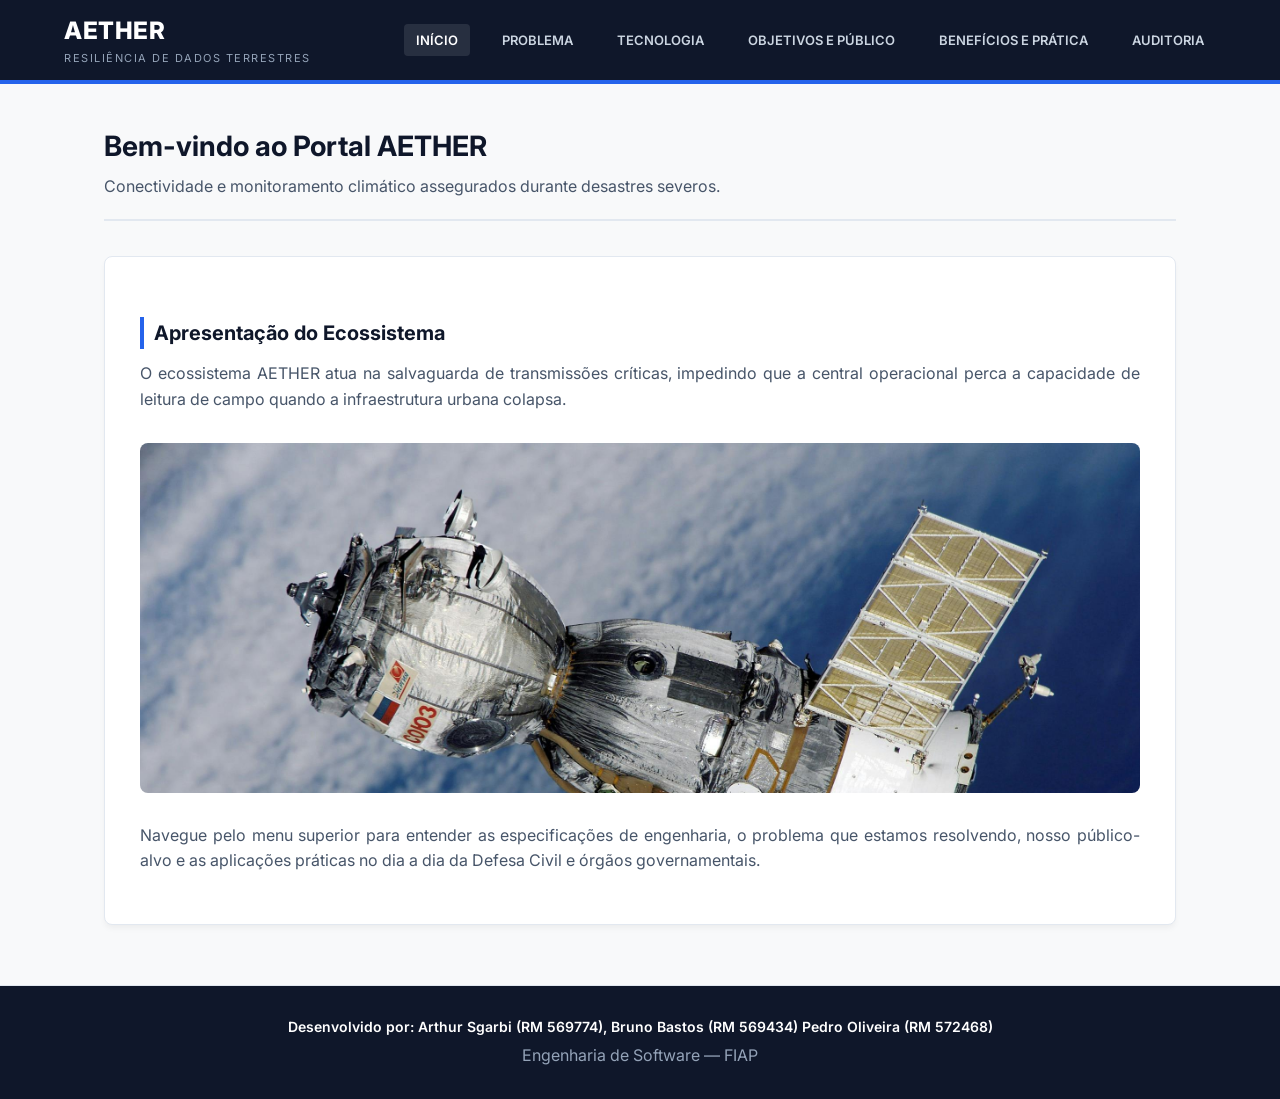
<file: index.html>
<!DOCTYPE html>
<html lang="pt-BR">
<head>
    <meta charset="UTF-8">
    <meta name="viewport" content="width=device-width, initial-scale=1.0">
    <meta name="description" content="Portal de Informações do Sistema AETHER.">
    <title>AETHER | Início</title>
    <link href="https://fonts.googleapis.com/css2?family=Inter:wght@400;600;700;800&display=swap" rel="stylesheet">
    <link rel="stylesheet" href="style.css">
</head>
<body>

    <header class="site-header" role="banner">
        <div class="header-container">
            <div class="site-logo">
                <h1>AETHER</h1>
                <span>Resiliência de Dados Terrestres</span>
            </div>
            <nav class="main-navigation" aria-label="Navegação Principal">
                <ul>
                    <li><a href="index.html" class="active" aria-current="page">Início</a></li>
                    <li><a href="problema.html">Problema</a></li>
                    <li><a href="tecnologia.html">Tecnologia</a></li>
                    <li><a href="objetivos.html">Objetivos e Público</a></li>
                    <li><a href="beneficios.html">Benefícios e Prática</a></li>
                    <li><a href="logs.html">Auditoria</a></li>
                </ul>
            </nav>
        </div>
    </header>

    <main class="container" role="main">
        <header class="page-header">
            <h2>Bem-vindo ao Portal AETHER</h2>
            <p>Conectividade e monitoramento climático assegurados durante desastres severos.</p>
        </header>

        <article class="content-article">
            <h3>Apresentação do Ecossistema</h3>
            <p>O ecossistema AETHER atua na salvaguarda de transmissões críticas, impedindo que a central operacional perca a capacidade de leitura de campo quando a infraestrutura urbana colapsa.</p>
            
            <div class="hero-image">
                <img src="imagens/imagem 6.jpg" alt="Fotografia de satélite ilustrando a cobertura de monitoramento global.">
            </div>
            
            <p>Navegue pelo menu superior para entender as especificações de engenharia, o problema que estamos resolvendo, nosso público-alvo e as aplicações práticas no dia a dia da Defesa Civil e órgãos governamentais.</p>
        </article>
    </main>

    <footer class="site-footer" role="contentinfo">
        <p class="footer-team">Desenvolvido por: Arthur Sgarbi (RM 569774), Bruno Bastos (RM 569434) Pedro Oliveira (RM 572468)</p>
        <p>Engenharia de Software — FIAP</p>
    </footer>

</body>
</html>
</file>
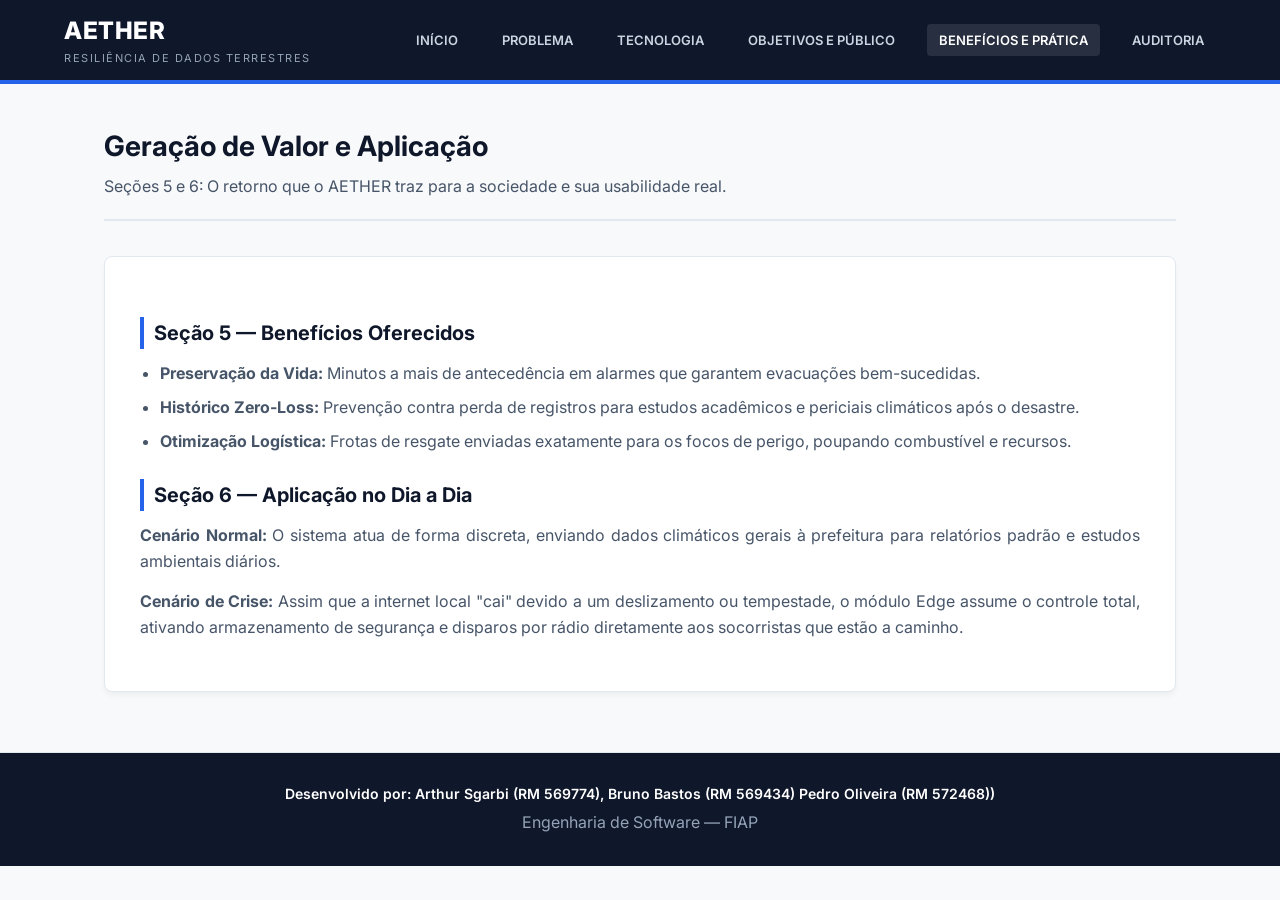
<file: beneficios.html>
<!DOCTYPE html>
<html lang="pt-BR">
<head>
    <meta charset="UTF-8">
    <meta name="viewport" content="width=device-width, initial-scale=1.0">
    <title>AETHER | Benefícios e Prática</title>
    <link href="https://fonts.googleapis.com/css2?family=Inter:wght@400;600;700;800&display=swap" rel="stylesheet">
    <link rel="stylesheet" href="style.css">
</head>
<body>

    <header class="site-header" role="banner">
        <div class="header-container">
            <div class="site-logo"><h1>AETHER</h1><span>Resiliência de Dados Terrestres</span></div>
            <nav class="main-navigation" aria-label="Navegação Principal">
                <ul>
                    <li><a href="index.html">Início</a></li>
                    <li><a href="problema.html">Problema</a></li>
                    <li><a href="tecnologia.html">Tecnologia</a></li>
                    <li><a href="objetivos.html">Objetivos e Público</a></li>
                    <li><a href="beneficios.html" class="active" aria-current="page">Benefícios e Prática</a></li>
                    <li><a href="logs.html">Auditoria</a></li>
                </ul>
            </nav>
        </div>
    </header>

    <main class="container" role="main">
        <header class="page-header">
            <h2>Geração de Valor e Aplicação</h2>
            <p>Seções 5 e 6: O retorno que o AETHER traz para a sociedade e sua usabilidade real.</p>
        </header>

        <article class="content-article">
            <h3>Seção 5 — Benefícios Oferecidos</h3>
            <ul>
                <li><strong>Preservação da Vida:</strong> Minutos a mais de antecedência em alarmes que garantem evacuações bem-sucedidas.</li>
                <li><strong>Histórico Zero-Loss:</strong> Prevenção contra perda de registros para estudos acadêmicos e periciais climáticos após o desastre.</li>
                <li><strong>Otimização Logística:</strong> Frotas de resgate enviadas exatamente para os focos de perigo, poupando combustível e recursos.</li>
            </ul>

            <h3>Seção 6 — Aplicação no Dia a Dia</h3>
            <p><strong>Cenário Normal:</strong> O sistema atua de forma discreta, enviando dados climáticos gerais à prefeitura para relatórios padrão e estudos ambientais diários.</p>
            <p><strong>Cenário de Crise:</strong> Assim que a internet local "cai" devido a um deslizamento ou tempestade, o módulo Edge assume o controle total, ativando armazenamento de segurança e disparos por rádio diretamente aos socorristas que estão a caminho.</p>
        </article>
    </main>

    <footer class="site-footer" role="contentinfo">
        <p class="footer-team">Desenvolvido por: Arthur Sgarbi (RM 569774), Bruno Bastos (RM 569434) Pedro Oliveira (RM 572468))</p>
        <p>Engenharia de Software — FIAP</p>
    </footer>

</body>
</html>
</file>
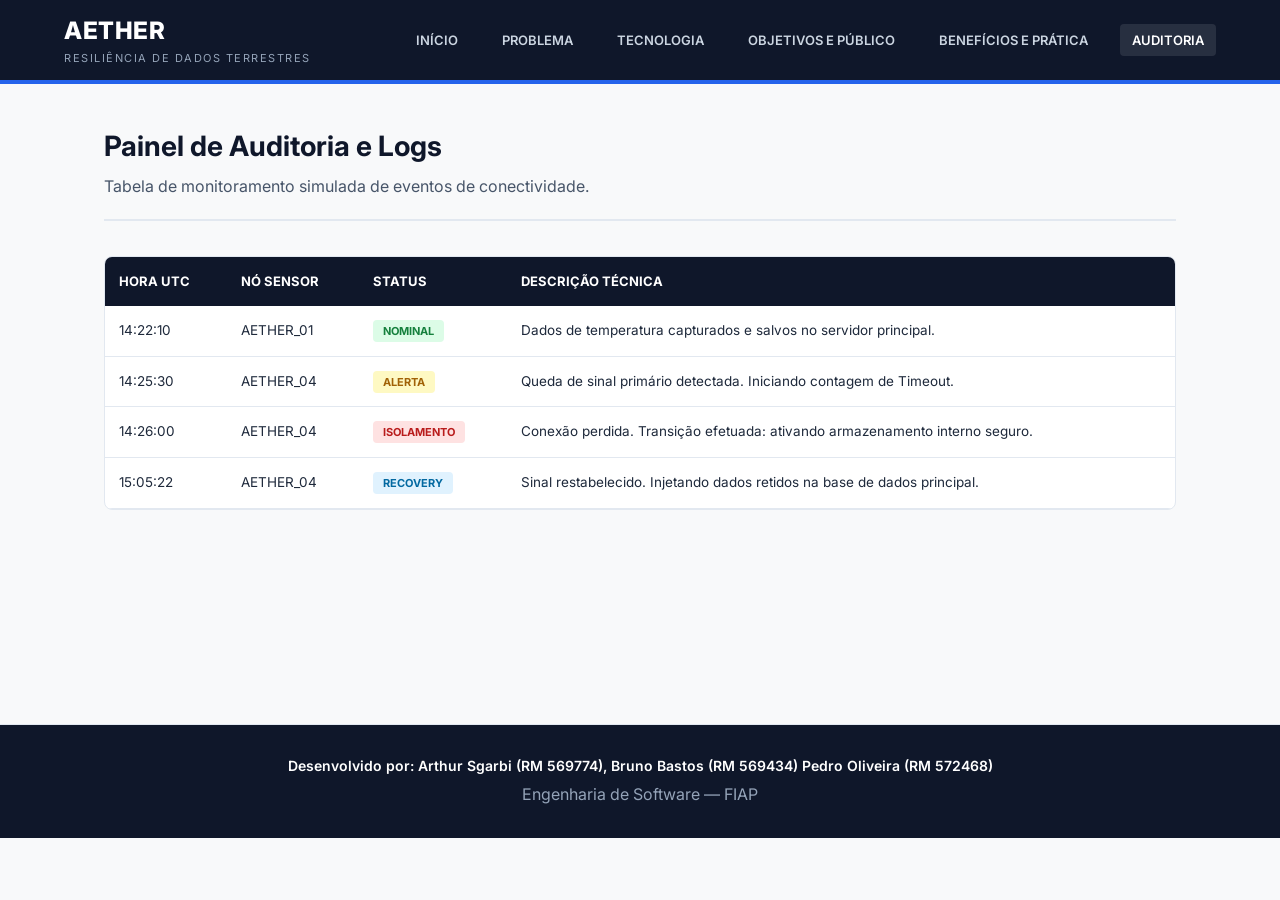
<file: logs.html>
<!DOCTYPE html>
<html lang="pt-BR">
<head>
    <meta charset="UTF-8">
    <meta name="viewport" content="width=device-width, initial-scale=1.0">
    <title>AETHER | Histórico de Auditoria</title>
    <link href="https://fonts.googleapis.com/css2?family=Inter:wght@400;600;700;800&display=swap" rel="stylesheet">
    <link rel="stylesheet" href="style.css">
</head>
<body>

    <header class="site-header" role="banner">
        <div class="header-container">
            <div class="site-logo"><h1>AETHER</h1><span>Resiliência de Dados Terrestres</span></div>
            <nav class="main-navigation" aria-label="Navegação Principal">
                <ul>
                    <li><a href="index.html">Início</a></li>
                    <li><a href="problema.html">Problema</a></li>
                    <li><a href="tecnologia.html">Tecnologia</a></li>
                    <li><a href="objetivos.html">Objetivos e Público</a></li>
                    <li><a href="beneficios.html">Benefícios e Prática</a></li>
                    <li><a href="logs.html" class="active" aria-current="page">Auditoria</a></li>
                </ul>
            </nav>
        </div>
    </header>

    <main class="container" role="main">
        <header class="page-header">
            <h2>Painel de Auditoria e Logs</h2>
            <p>Tabela de monitoramento simulada de eventos de conectividade.</p>
        </header>

        <section class="audit-panel" aria-label="Tabela de Eventos de Rede">
            <table class="audit-table">
                <thead>
                    <tr>
                        <th>Hora UTC</th>
                        <th>Nó Sensor</th>
                        <th>Status</th>
                        <th>Descrição Técnica</th>
                    </tr>
                </thead>
                <tbody>
                    <tr>
                        <td>14:22:10</td>
                        <td>AETHER_01</td>
                        <td><span class="status-badge badge-ok">NOMINAL</span></td>
                        <td>Dados de temperatura capturados e salvos no servidor principal.</td>
                    </tr>
                    <tr>
                        <td>14:25:30</td>
                        <td>AETHER_04</td>
                        <td><span class="status-badge badge-warn">ALERTA</span></td>
                        <td>Queda de sinal primário detectada. Iniciando contagem de Timeout.</td>
                    </tr>
                    <tr>
                        <td>14:26:00</td>
                        <td>AETHER_04</td>
                        <td><span class="status-badge badge-crit">ISOLAMENTO</span></td>
                        <td>Conexão perdida. Transição efetuada: ativando armazenamento interno seguro.</td>
                    </tr>
                    <tr>
                        <td>15:05:22</td>
                        <td>AETHER_04</td>
                        <td><span class="status-badge badge-info">RECOVERY</span></td>
                        <td>Sinal restabelecido. Injetando dados retidos na base de dados principal.</td>
                    </tr>
                </tbody>
            </table>
        </section>
    </main>

    <footer class="site-footer" role="contentinfo">
        <p class="footer-team">Desenvolvido por: Arthur Sgarbi (RM 569774), Bruno Bastos (RM 569434) Pedro Oliveira (RM 572468)</p>
        <p>Engenharia de Software — FIAP</p>
    </footer>

</body>
</html>
</file>
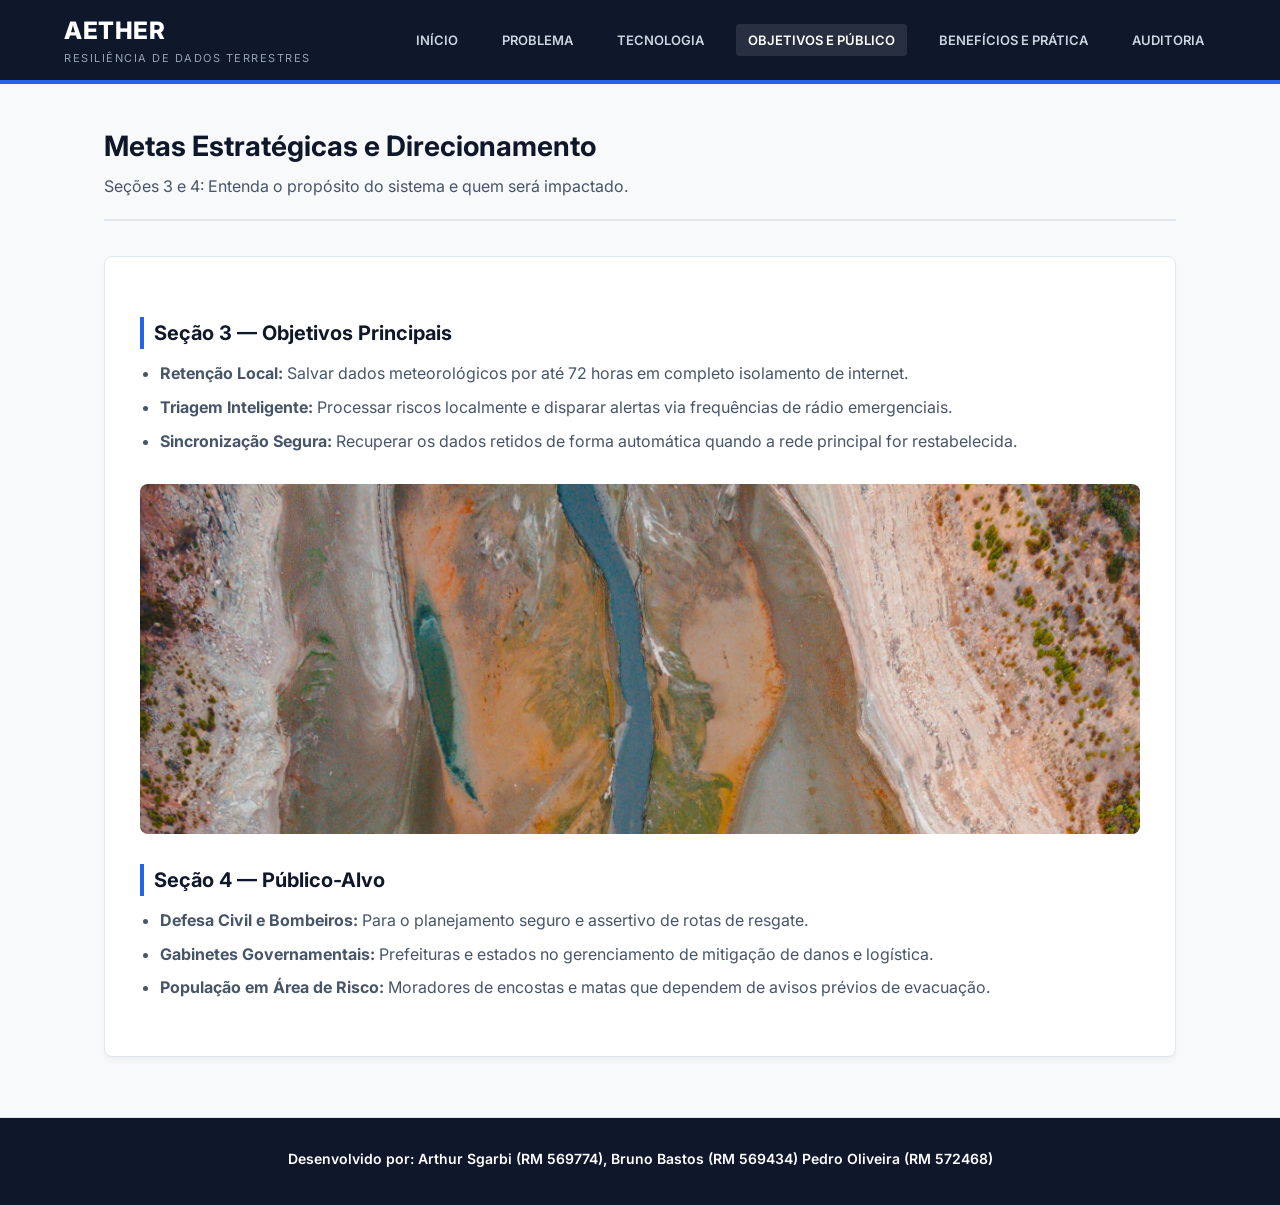
<file: objetivos.html>
<!DOCTYPE html>
<html lang="pt-BR">
<head>
    <meta charset="UTF-8">
    <meta name="viewport" content="width=device-width, initial-scale=1.0">
    <title>AETHER | Objetivos e Público</title>
    <link href="https://fonts.googleapis.com/css2?family=Inter:wght@400;600;700;800&display=swap" rel="stylesheet">
    <link rel="stylesheet" href="style.css">
</head>
<body>

    <header class="site-header" role="banner">
        <div class="header-container">
            <div class="site-logo"><h1>AETHER</h1><span>Resiliência de Dados Terrestres</span></div>
            <nav class="main-navigation" aria-label="Navegação Principal">
                <ul>
                    <li><a href="index.html">Início</a></li>
                    <li><a href="problema.html">Problema</a></li>
                    <li><a href="tecnologia.html">Tecnologia</a></li>
                    <li><a href="objetivos.html" class="active" aria-current="page">Objetivos e Público</a></li>
                    <li><a href="beneficios.html">Benefícios e Prática</a></li>
                    <li><a href="logs.html">Auditoria</a></li>
                </ul>
            </nav>
        </div>
    </header>

    <main class="container" role="main">
        <header class="page-header">
            <h2>Metas Estratégicas e Direcionamento</h2>
            <p>Seções 3 e 4: Entenda o propósito do sistema e quem será impactado.</p>
        </header>

        <article class="content-article">
            <h3>Seção 3 — Objetivos Principais</h3>
            <ul>
                <li><strong>Retenção Local:</strong> Salvar dados meteorológicos por até 72 horas em completo isolamento de internet.</li>
                <li><strong>Triagem Inteligente:</strong> Processar riscos localmente e disparar alertas via frequências de rádio emergenciais.</li>
                <li><strong>Sincronização Segura:</strong> Recuperar os dados retidos de forma automática quando a rede principal for restabelecida.</li>
            </ul>

            <div class="hero-image">
                <img src="imagens/imagem 9.jpg" alt="Imagem aérea de mananciais de água sob monitoramento.">
            </div>

            <h3>Seção 4 — Público-Alvo</h3>
            <ul>
                <li><strong>Defesa Civil e Bombeiros:</strong> Para o planejamento seguro e assertivo de rotas de resgate.</li>
                <li><strong>Gabinetes Governamentais:</strong> Prefeituras e estados no gerenciamento de mitigação de danos e logística.</li>
                <li><strong>População em Área de Risco:</strong> Moradores de encostas e matas que dependem de avisos prévios de evacuação.</li>
            </ul>
        </article>
    </main>

    <footer class="site-footer" role="contentinfo">
        <p class="footer-team">Desenvolvido por: Arthur Sgarbi (RM 569774), Bruno Bastos (RM 569434) Pedro Oliveira (RM 572468)
    </footer>

</body>
</html>
</file>
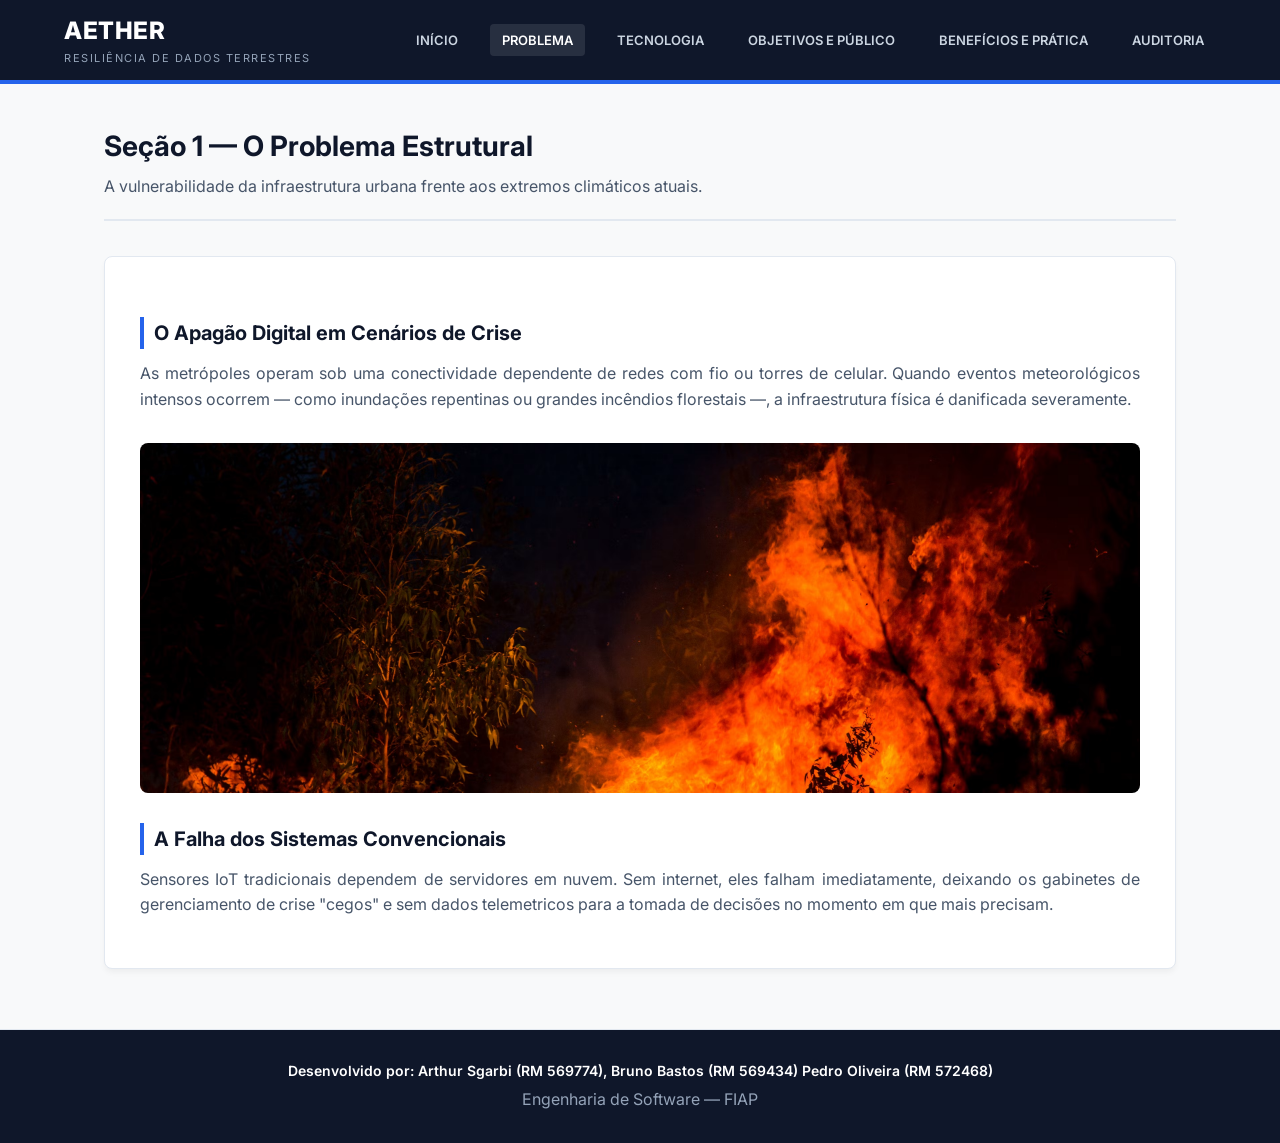
<file: problema.html>
<!DOCTYPE html>
<html lang="pt-BR">
<head>
    <meta charset="UTF-8">
    <meta name="viewport" content="width=device-width, initial-scale=1.0">
    <title>AETHER | O Problema</title>
    <link href="https://fonts.googleapis.com/css2?family=Inter:wght@400;600;700;800&display=swap" rel="stylesheet">
    <link rel="stylesheet" href="style.css">
</head>
<body>

    <header class="site-header" role="banner">
        <div class="header-container">
            <div class="site-logo"><h1>AETHER</h1><span>Resiliência de Dados Terrestres</span></div>
            <nav class="main-navigation" aria-label="Navegação Principal">
                <ul>
                    <li><a href="index.html">Início</a></li>
                    <li><a href="problema.html" class="active" aria-current="page">Problema</a></li>
                    <li><a href="tecnologia.html">Tecnologia</a></li>
                    <li><a href="objetivos.html">Objetivos e Público</a></li>
                    <li><a href="beneficios.html">Benefícios e Prática</a></li>
                    <li><a href="logs.html">Auditoria</a></li>
                </ul>
            </nav>
        </div>
    </header>

    <main class="container" role="main">
        <header class="page-header">
            <h2>Seção 1 — O Problema Estrutural</h2>
            <p>A vulnerabilidade da infraestrutura urbana frente aos extremos climáticos atuais.</p>
        </header>

        <article class="content-article">
            <h3>O Apagão Digital em Cenários de Crise</h3>
            <p>As metrópoles operam sob uma conectividade dependente de redes com fio ou torres de celular. Quando eventos meteorológicos intensos ocorrem — como inundações repentinas ou grandes incêndios florestais —, a infraestrutura física é danificada severamente.</p>
            
            <div class="hero-image">
                <img src="imagens/imagem 10.avif" alt="Área florestal densa tomada por fogo durante incêndio noturno.">
            </div>
            
            <h3>A Falha dos Sistemas Convencionais</h3>
            <p>Sensores IoT tradicionais dependem de servidores em nuvem. Sem internet, eles falham imediatamente, deixando os gabinetes de gerenciamento de crise "cegos" e sem dados telemetricos para a tomada de decisões no momento em que mais precisam.</p>
        </article>
    </main>

    <footer class="site-footer" role="contentinfo">
        <p class="footer-team">Desenvolvido por: Arthur Sgarbi (RM 569774), Bruno Bastos (RM 569434) Pedro Oliveira (RM 572468)</p>
        <p>Engenharia de Software — FIAP</p>
    </footer>

</body>
</html>
</file>
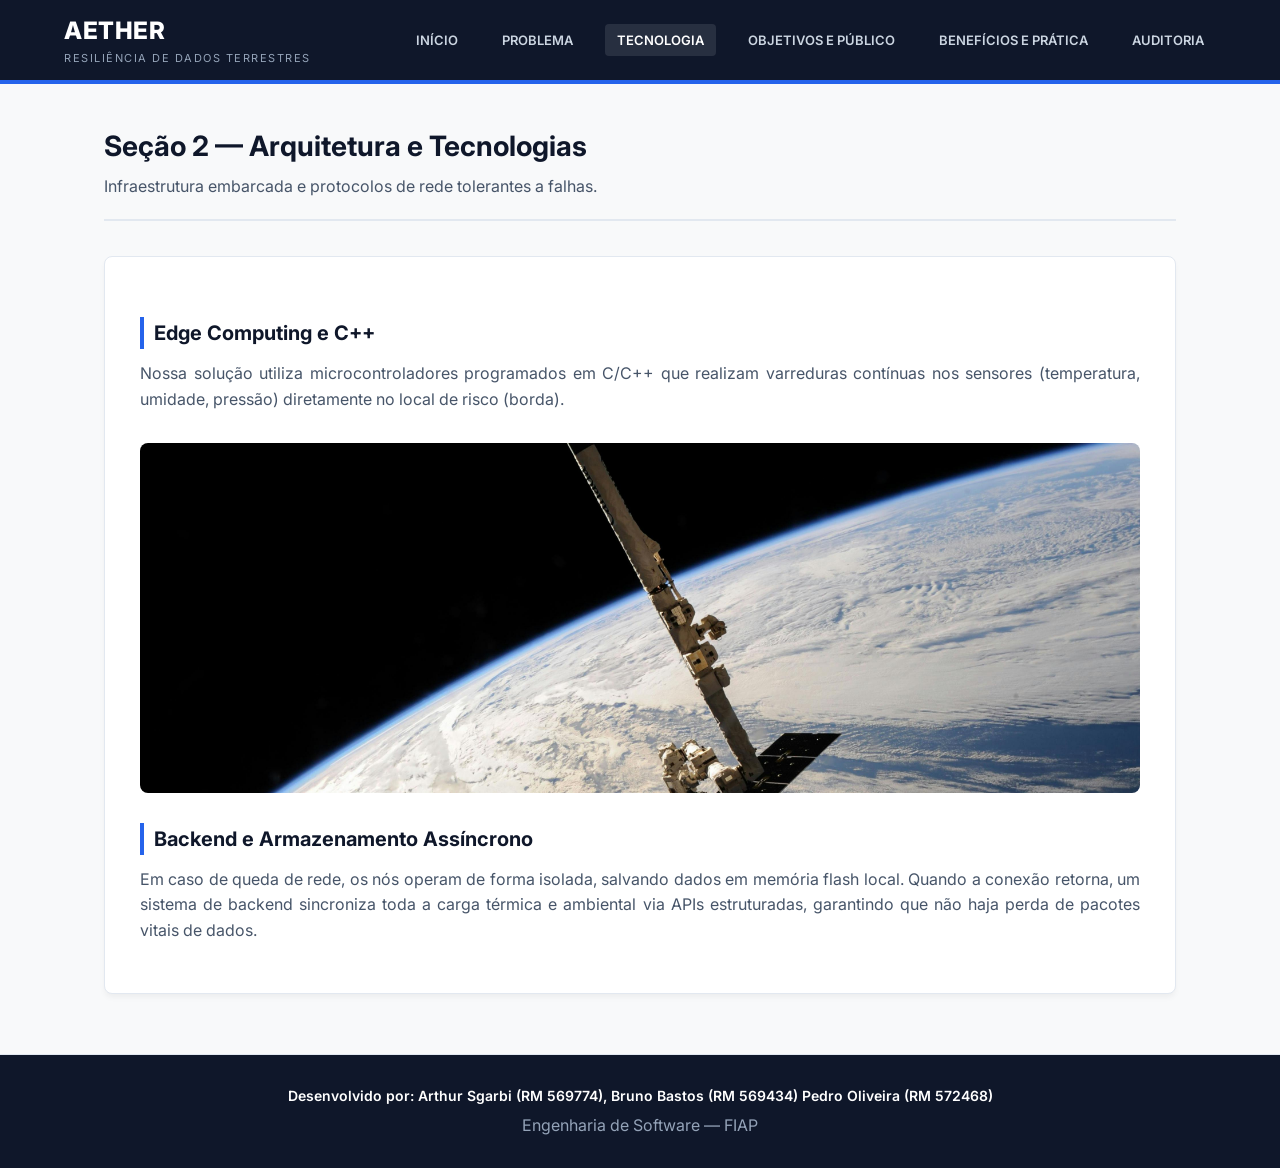
<file: tecnologia.html>
<!DOCTYPE html>
<html lang="pt-BR">
<head>
    <meta charset="UTF-8">
    <meta name="viewport" content="width=device-width, initial-scale=1.0">
    <title>AETHER | Tecnologias Utilizadas</title>
    <link href="https://fonts.googleapis.com/css2?family=Inter:wght@400;600;700;800&display=swap" rel="stylesheet">
    <link rel="stylesheet" href="style.css">
</head>
<body>

    <header class="site-header" role="banner">
        <div class="header-container">
            <div class="site-logo"><h1>AETHER</h1><span>Resiliência de Dados Terrestres</span></div>
            <nav class="main-navigation" aria-label="Navegação Principal">
                <ul>
                    <li><a href="index.html">Início</a></li>
                    <li><a href="problema.html">Problema</a></li>
                    <li><a href="tecnologia.html" class="active" aria-current="page">Tecnologia</a></li>
                    <li><a href="objetivos.html">Objetivos e Público</a></li>
                    <li><a href="beneficios.html">Benefícios e Prática</a></li>
                    <li><a href="logs.html">Auditoria</a></li>
                </ul>
            </nav>
        </div>
    </header>

    <main class="container" role="main">
        <header class="page-header">
            <h2>Seção 2 — Arquitetura e Tecnologias</h2>
            <p>Infraestrutura embarcada e protocolos de rede tolerantes a falhas.</p>
        </header>

        <article class="content-article">
            <h3>Edge Computing e C++</h3>
            <p>Nossa solução utiliza microcontroladores programados em C/C++ que realizam varreduras contínuas nos sensores (temperatura, umidade, pressão) diretamente no local de risco (borda).</p>

            <div class="hero-image">
                <img src="imagens/imagem 5.jpg" alt="Imagem de radar meteorológico captando variações climáticas.">
            </div>

            <h3>Backend e Armazenamento Assíncrono</h3>
            <p>Em caso de queda de rede, os nós operam de forma isolada, salvando dados em memória flash local. Quando a conexão retorna, um sistema de backend sincroniza toda a carga térmica e ambiental via APIs estruturadas, garantindo que não haja perda de pacotes vitais de dados.</p>
        </article>
    </main>

    <footer class="site-footer" role="contentinfo">
        <p class="footer-team">Desenvolvido por: Arthur Sgarbi (RM 569774), Bruno Bastos (RM 569434) Pedro Oliveira (RM 572468)</p>
        <p>Engenharia de Software — FIAP</p>
    </footer>

</body>
</html>
</file>
<file: style.css>
*, *::before, *::after {
    box-sizing: border-box;
    margin: 0;
    padding: 0;
}

:root {
    --bg-page: #f8f9fa;        
    --bg-surface: #ffffff;     
    --text-primary: #1e293b;   
    --text-secondary: #475569; 
    --brand-blue: #0f172a;     
    --brand-accent: #2563eb;   
    --alert-red: #dc2626;      
    --border-color: #e2e8f0;   
    --font-global: 'Inter', sans-serif;
}

body {
    background-color: var(--bg-page);
    color: var(--text-primary);
    font-family: var(--font-global);
    line-height: 1.6;
    font-size: 16px;
    -webkit-font-smoothing: antialiased;
}

.site-header {
    background-color: var(--brand-blue);
    color: var(--bg-surface);
    padding: 0 5%;
    border-bottom: 4px solid var(--brand-accent);
}

.header-container {
    max-width: 1200px;
    margin: 0 auto;
    display: flex;
    justify-content: space-between;
    align-items: center;
    height: 80px;
}

.site-logo h1 { font-size: 24px; font-weight: 800; letter-spacing: 0.5px; }
.site-logo span { font-size: 11px; color: #94a3b8; text-transform: uppercase; letter-spacing: 1.5px; display: block; }

.main-navigation ul { list-style: none; display: flex; gap: 20px; }
.main-navigation a {
    text-decoration: none;
    color: #cbd5e1;
    font-weight: 600;
    font-size: 13px;
    text-transform: uppercase;
    transition: color 0.2s ease, background-color 0.2s ease;
    padding: 8px 12px;
    border-radius: 4px;
}
.main-navigation a:hover, .main-navigation a.active {
    color: var(--bg-surface);
    background-color: rgba(255, 255, 255, 0.1);
}

.container {
    max-width: 1200px;
    margin: 40px auto;
    padding: 0 5%;
    min-height: 60vh;
}

.page-header {
    margin-bottom: 35px;
    border-bottom: 2px solid var(--border-color);
    padding-bottom: 20px;
}
.page-header h2 { font-size: 28px; color: var(--brand-blue); font-weight: 700; }
.page-header p { color: var(--text-secondary); font-size: 16px; margin-top: 5px; }

.content-article {
    background-color: var(--bg-surface);
    border: 1px solid var(--border-color);
    border-radius: 8px;
    padding: 35px;
    margin-bottom: 30px;
    box-shadow: 0 4px 6px -1px rgba(0, 0, 0, 0.05);
}

.content-article h3 { 
    color: var(--brand-blue); 
    font-size: 20px; 
    margin-top: 25px; 
    margin-bottom: 12px; 
    border-left: 4px solid var(--brand-accent); 
    padding-left: 10px; 
}
.content-article p { margin-bottom: 15px; color: var(--text-secondary); text-align: justify; }
.content-article ul { margin-left: 20px; margin-bottom: 20px; color: var(--text-secondary); }
.content-article li { margin-bottom: 8px; }

.hero-image {
    width: 100%;
    border-radius: 8px;
    overflow: hidden;
    margin: 30px 0;
    max-height: 350px;
    background-color: #f1f5f9;
}
.hero-image img {
    width: 100%;
    height: 100%;
    object-fit: cover;
    display: block;
}

.audit-panel { background-color: var(--bg-surface); border: 1px solid var(--border-color); border-radius: 8px; overflow-x: auto; }
.audit-table { width: 100%; border-collapse: collapse; text-align: left; min-width: 600px; }
.audit-table th { background-color: var(--brand-blue); color: var(--bg-surface); padding: 14px; font-size: 13px; text-transform: uppercase; }
.audit-table td { padding: 14px; border-bottom: 1px solid var(--border-color); font-size: 13.5px; }
.audit-table tr:hover { background-color: #f8fafc; }

.status-badge { padding: 4px 10px; border-radius: 4px; font-size: 11px; font-weight: 700; text-transform: uppercase; }
.badge-info { background-color: #e0f2fe; color: #0369a1; }
.badge-ok { background-color: #dcfce7; color: #15803d; }
.badge-warn { background-color: #fef9c3; color: #a16207; }
.badge-crit { background-color: #fee2e2; color: #b91c1c; }

.site-footer {
    background-color: var(--brand-blue);
    color: #94a3b8;
    text-align: center;
    padding: 30px 20px;
    margin-top: 60px;
    border-top: 1px solid var(--border-color);
}
.footer-team { color: var(--bg-surface); font-weight: 600; font-size: 14px; margin-bottom: 5px; }
</file>
